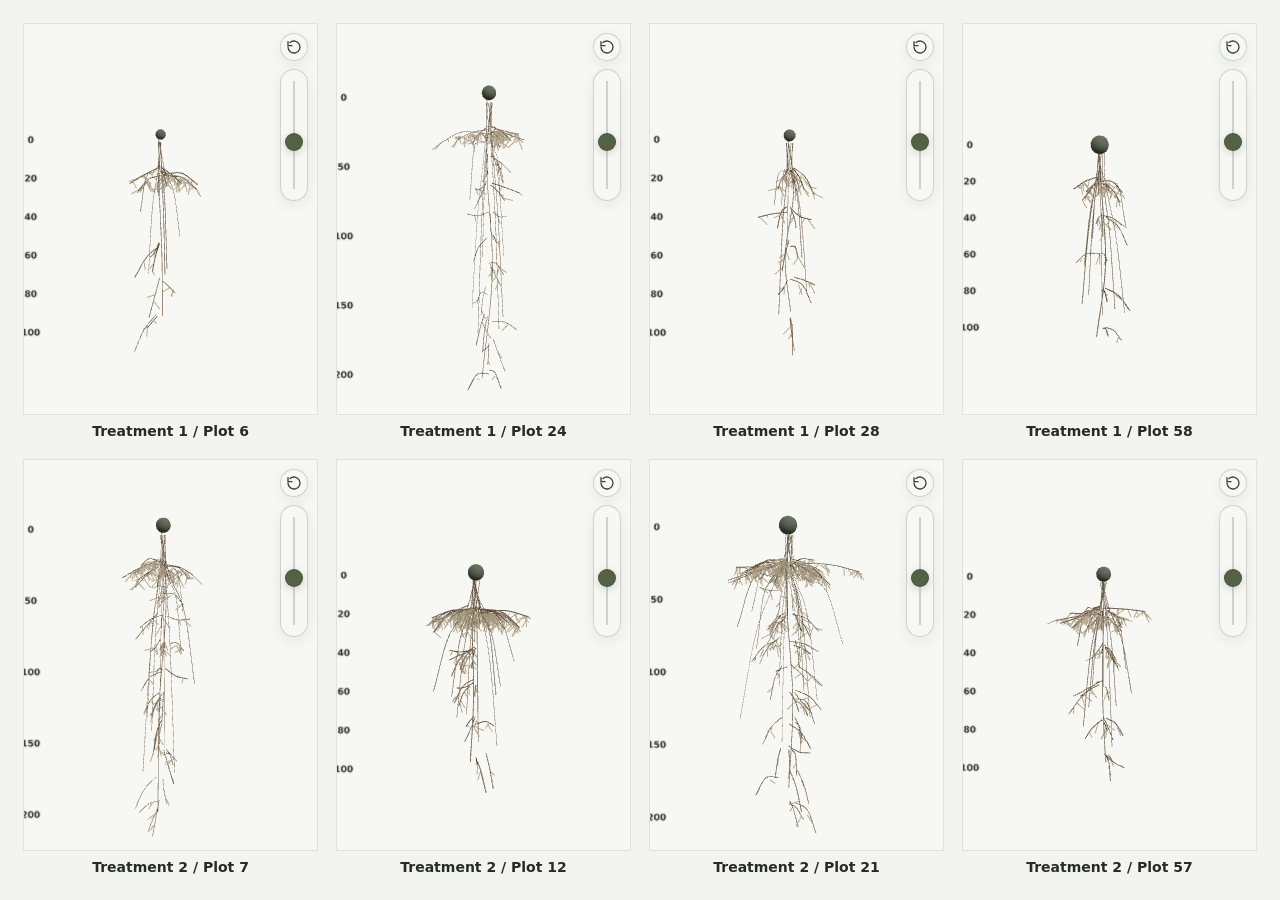
<file: index.html>
<!doctype html>
<html lang="ko">
  <head>
    <meta charset="UTF-8" />
    <meta name="viewport" content="width=device-width, initial-scale=1.0" />
    <title></title>
    <link rel="stylesheet" href="./styles.css" />
  </head>
  <body>
    <main id="rootGrid" class="root-grid" aria-label="Root models"></main>
    <script type="module" src="./app.js"></script>
  </body>
</html>
</file>
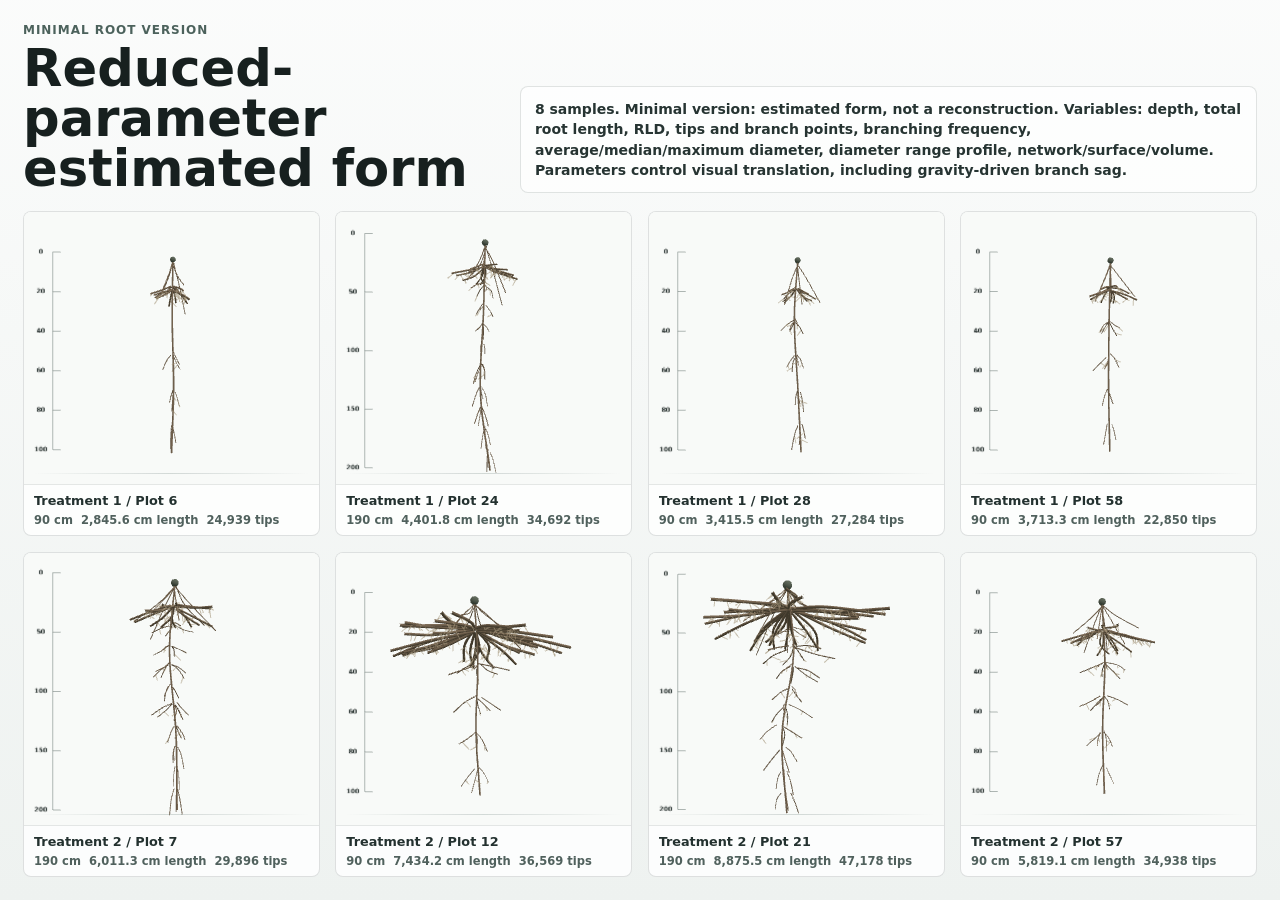
<file: minimal-version/index.html>
<!doctype html>
<html lang="ko">
  <head>
    <meta charset="UTF-8" />
    <meta name="viewport" content="width=device-width, initial-scale=1.0" />
    <title>Minimal Root Version</title>
    <link rel="stylesheet" href="./styles.css" />
  </head>
  <body>
    <main class="minimal-version-app">
      <header class="minimal-version-header">
        <div>
          <p>Minimal root version</p>
          <h1>Reduced-parameter estimated form</h1>
        </div>
        <div id="modelSummary" class="model-summary" aria-live="polite">Loading data...</div>
      </header>

      <section id="minimalVersionGrid" class="minimal-version-grid" aria-label="Minimal version root models"></section>
    </main>

    <script type="module" src="./app.js"></script>
  </body>
</html>
</file>
<file: styles.css>
:root {
  color-scheme: light;
  font-family:
    Inter, ui-sans-serif, system-ui, -apple-system, BlinkMacSystemFont, "Segoe UI",
    sans-serif;
  background: #f3f4ef;
  color: #1f2423;
}

* {
  box-sizing: border-box;
}

html,
body {
  width: 100%;
  height: 100%;
  margin: 0;
  overflow: hidden;
}

body {
  height: 100dvh;
  display: flex;
  align-items: stretch;
  justify-content: center;
  background: #f3f4ef;
}

.root-grid {
  width: min(100%, 1440px);
  height: 100dvh;
  min-height: 0;
  display: grid;
  grid-template-columns: repeat(4, minmax(0, 1fr));
  grid-template-rows: repeat(2, minmax(0, 1fr));
  gap: clamp(10px, 1.4vw, 18px);
  padding: clamp(10px, 1.8vw, 24px);
}

.root-model {
  min-width: 0;
  min-height: 0;
  display: grid;
  grid-template-rows: minmax(0, 1fr) auto;
  gap: 7px;
}

.root-stage {
  position: relative;
  min-width: 0;
  min-height: 0;
  overflow: hidden;
  border: 1px solid rgba(31, 36, 35, 0.1);
  background: #f7f8f4;
}

.root-stage canvas {
  display: block;
  width: 100%;
  height: 100%;
  touch-action: none;
}

.root-label {
  min-height: 18px;
  font-size: clamp(10px, 1.1vw, 14px);
  line-height: 1.35;
  font-weight: 600;
  text-align: center;
  letter-spacing: 0;
  color: #252b29;
}

.zoom-control,
.reset-view {
  position: absolute;
  z-index: 5;
  border: 1px solid rgba(31, 36, 35, 0.18);
  background: rgba(247, 248, 244, 0.88);
  box-shadow: 0 4px 14px rgba(31, 36, 35, 0.08);
}

.reset-view {
  top: 9px;
  right: 9px;
  width: 28px;
  height: 28px;
  display: grid;
  place-items: center;
  padding: 0;
  border-radius: 999px;
  cursor: pointer;
}

.reset-view svg {
  width: 16px;
  height: 16px;
  stroke: #37413d;
}

.zoom-control {
  right: 9px;
  top: 45px;
  width: 28px;
  height: min(132px, calc(100% - 62px));
  min-height: 72px;
  border-radius: 999px;
  touch-action: none;
}

.zoom-track {
  position: absolute;
  top: 11px;
  bottom: 11px;
  left: 50%;
  width: 2px;
  transform: translateX(-50%);
  background: rgba(79, 90, 84, 0.24);
}

.zoom-knob {
  position: absolute;
  left: 50%;
  width: 18px;
  height: 18px;
  padding: 0;
  border: 1px solid rgba(31, 36, 35, 0.2);
  border-radius: 999px;
  background: #536144;
  box-shadow: 0 2px 8px rgba(31, 36, 35, 0.18);
  cursor: grab;
  transform: translate(-50%, -50%);
}

.zoom-knob:active {
  cursor: grabbing;
}

.diameter-tooltip {
  position: absolute;
  z-index: 6;
  display: none;
  max-width: 110px;
  padding: 4px 7px;
  border: 1px solid rgba(31, 36, 35, 0.16);
  border-radius: 4px;
  background: rgba(31, 36, 35, 0.9);
  color: #f7f8f4;
  font-size: 11px;
  line-height: 1.2;
  font-weight: 600;
  letter-spacing: 0;
  pointer-events: none;
  white-space: nowrap;
}

.diameter-tooltip.is-visible {
  display: block;
}

@media (max-width: 700px) {
  .root-grid {
    grid-template-columns: repeat(2, minmax(0, 1fr));
    grid-template-rows: repeat(3, minmax(0, 1fr));
    gap: 7px;
    padding: 7px;
  }

  .root-model {
    gap: 4px;
  }

  .reset-view {
    top: 5px;
    right: 5px;
    width: 24px;
    height: 24px;
  }

  .zoom-control {
    right: 5px;
    top: 35px;
    width: 24px;
    height: min(92px, calc(100% - 45px));
  }

  .zoom-knob {
    width: 16px;
    height: 16px;
  }
}
</file>
<file: minimal-version/styles.css>
:root {
  color-scheme: light;
  font-family:
    Inter, ui-sans-serif, system-ui, -apple-system, BlinkMacSystemFont, "Segoe UI",
    sans-serif;
  background: #eef2f0;
  color: #17201f;
}

* {
  box-sizing: border-box;
}

html,
body {
  width: 100%;
  min-height: 100%;
  margin: 0;
}

body {
  background:
    linear-gradient(180deg, rgba(255, 255, 255, 0.74), rgba(238, 242, 240, 0.94)),
    #eef2f0;
}

.minimal-version-app {
  width: min(100%, 1480px);
  height: 100dvh;
  min-height: 0;
  margin: 0 auto;
  display: grid;
  grid-template-rows: auto minmax(0, 1fr);
  gap: clamp(10px, 1.5vw, 18px);
  padding: clamp(10px, 1.8vw, 24px);
}

.minimal-version-header {
  min-width: 0;
  display: grid;
  grid-template-columns: minmax(250px, 0.78fr) minmax(310px, 1.22fr);
  align-items: end;
  gap: clamp(12px, 2vw, 28px);
}

.minimal-version-header p,
.minimal-version-header h1 {
  margin: 0;
}

.minimal-version-header p {
  color: #4c625c;
  font-size: 12px;
  line-height: 1.3;
  font-weight: 760;
  letter-spacing: 0.08em;
  text-transform: uppercase;
}

.minimal-version-header h1 {
  margin-top: 4px;
  color: #17201f;
  font-size: clamp(30px, 4vw, 56px);
  line-height: 0.98;
  font-weight: 790;
  letter-spacing: 0;
}

.model-summary {
  min-width: 0;
  padding: 12px 14px;
  border: 1px solid rgba(30, 46, 43, 0.13);
  border-radius: 8px;
  background: rgba(255, 255, 255, 0.7);
  color: #263432;
  font-size: clamp(12px, 1.1vw, 14px);
  line-height: 1.45;
  font-weight: 640;
}

.minimal-version-grid {
  min-width: 0;
  min-height: 0;
  display: grid;
  grid-template-columns: repeat(4, minmax(0, 1fr));
  grid-template-rows: repeat(2, minmax(0, 1fr));
  gap: clamp(10px, 1.2vw, 16px);
}

.sample-panel {
  min-width: 0;
  min-height: 0;
  display: grid;
  grid-template-rows: minmax(0, 1fr) auto;
  overflow: hidden;
  border: 1px solid rgba(30, 46, 43, 0.14);
  border-radius: 8px;
  background: rgba(255, 255, 255, 0.82);
}

.sample-stage {
  position: relative;
  min-width: 0;
  min-height: 0;
  background: #f8faf8;
  overflow: hidden;
}

.sample-stage canvas {
  display: block;
  width: 100%;
  height: 100%;
  touch-action: none;
}

.sample-footer {
  min-width: 0;
  display: grid;
  grid-template-columns: 1fr;
  align-items: start;
  gap: 4px;
  padding: 8px 10px;
  border-top: 1px solid rgba(30, 46, 43, 0.11);
  color: #23312f;
}

.sample-title {
  min-width: 0;
  overflow: hidden;
  text-overflow: ellipsis;
  white-space: nowrap;
  font-size: clamp(12px, 1vw, 14px);
  line-height: 1.25;
  font-weight: 780;
}

.sample-stats {
  display: flex;
  flex-wrap: wrap;
  gap: 8px;
  align-items: center;
  color: #50615d;
  font-size: clamp(10px, 0.9vw, 12px);
  line-height: 1.25;
  font-weight: 720;
}

.sample-stage::after {
  content: "";
  position: absolute;
  inset: auto 10px 10px 10px;
  height: 1px;
  background: linear-gradient(90deg, rgba(36, 65, 60, 0), rgba(36, 65, 60, 0.18), rgba(36, 65, 60, 0));
  pointer-events: none;
}

@media (max-width: 980px) {
  .minimal-version-app {
    height: auto;
    min-height: 100dvh;
  }

  .minimal-version-header {
    grid-template-columns: 1fr;
  }

  .minimal-version-grid {
    grid-template-columns: repeat(2, minmax(0, 1fr));
    grid-template-rows: none;
    grid-auto-rows: minmax(280px, 36vh);
  }
}

@media (max-width: 620px) {
  .minimal-version-app {
    padding: 10px;
  }

  .minimal-version-grid {
    grid-template-columns: 1fr;
    grid-auto-rows: minmax(330px, 48vh);
  }
}
</file>
